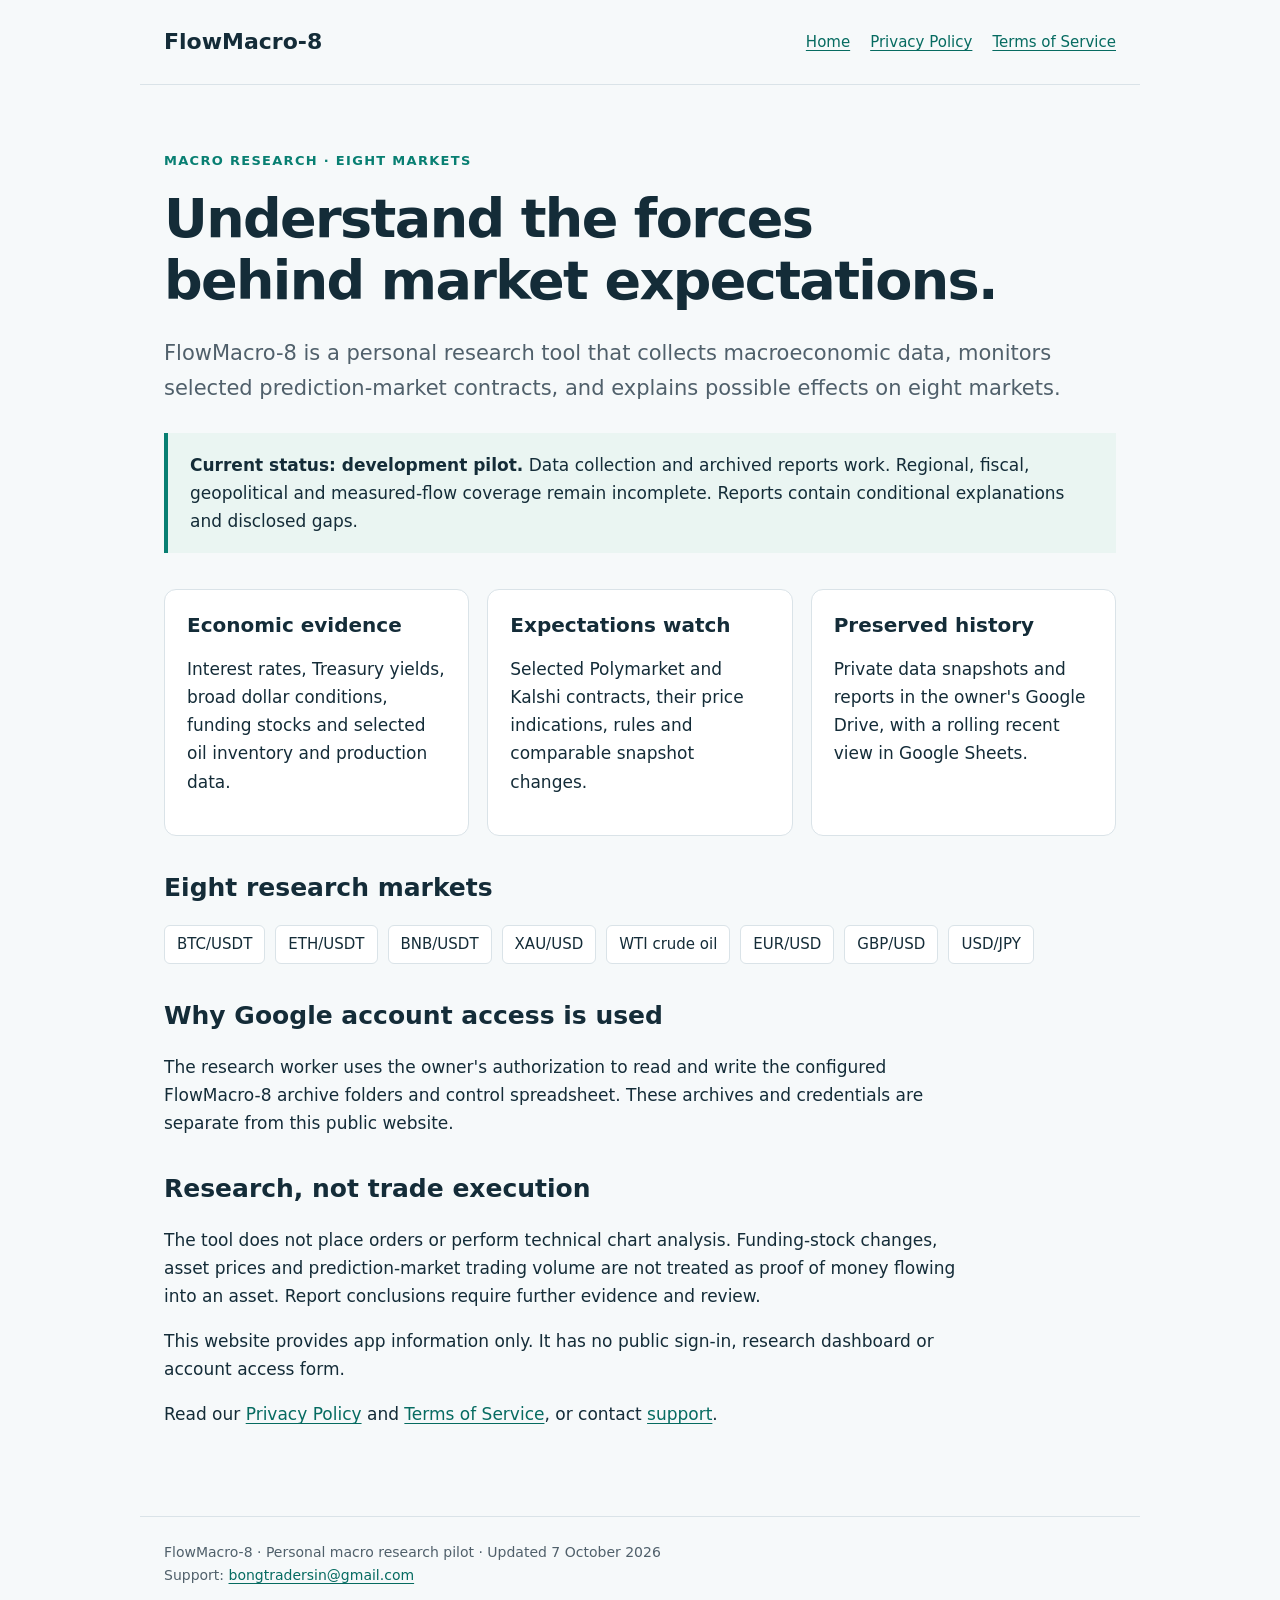
<file: index.html>
<!doctype html><html lang="en"><head><meta charset="utf-8"><meta name="viewport" content="width=device-width,initial-scale=1"><title>FlowMacro-8 — Macro Research</title><meta name="description" content="FlowMacro-8 is a personal macro research pilot for eight crypto, commodity and currency markets."><link rel="stylesheet" href="style.css"><link rel="icon" href='data:image/svg+xml,%3Csvg xmlns="http://www.w3.org/2000/svg" viewBox="0 0 32 32"%3E%3Crect width="32" height="32" rx="8" fill="%23087f72"/%3E%3Ctext x="16" y="23" text-anchor="middle" fill="white" font-size="22" font-family="sans-serif"%3E8%3C/text%3E%3C/svg%3E'></head><body><a class="skip" href="#content">Skip to content</a><header><a class="brand" href="index.html">FlowMacro-8</a><nav aria-label="Main navigation"><a href="index.html">Home</a><a href="privacy.html">Privacy Policy</a><a href="terms.html">Terms of Service</a></nav></header><main id="content"><div class="eyebrow">Macro research · Eight markets</div><h1>Understand the forces<br>behind market expectations.</h1><p class="intro">FlowMacro-8 is a personal research tool that collects macroeconomic data, monitors selected prediction-market contracts, and explains possible effects on eight markets.</p><div class="notice"><strong>Current status: development pilot.</strong> Data collection and archived reports work. Regional, fiscal, geopolitical and measured-flow coverage remain incomplete. Reports contain conditional explanations and disclosed gaps.</div><div class="cards"><section class="card"><h2>Economic evidence</h2><p>Interest rates, Treasury yields, broad dollar conditions, funding stocks and selected oil inventory and production data.</p></section><section class="card"><h2>Expectations watch</h2><p>Selected Polymarket and Kalshi contracts, their price indications, rules and comparable snapshot changes.</p></section><section class="card"><h2>Preserved history</h2><p>Private data snapshots and reports in the owner's Google Drive, with a rolling recent view in Google Sheets.</p></section></div><h2>Eight research markets</h2><ul class="assets"><li>BTC/USDT</li><li>ETH/USDT</li><li>BNB/USDT</li><li>XAU/USD</li><li>WTI crude oil</li><li>EUR/USD</li><li>GBP/USD</li><li>USD/JPY</li></ul><h2>Why Google account access is used</h2><p>The research worker uses the owner's authorization to read and write the configured FlowMacro-8 archive folders and control spreadsheet. These archives and credentials are separate from this public website.</p><h2>Research, not trade execution</h2><p>The tool does not place orders or perform technical chart analysis. Funding-stock changes, asset prices and prediction-market trading volume are not treated as proof of money flowing into an asset. Report conclusions require further evidence and review.</p><p>This website provides app information only. It has no public sign-in, research dashboard or account access form.</p><p>Read our <a href="privacy.html">Privacy Policy</a> and <a href="terms.html">Terms of Service</a>, or contact <a href="mailto:bongtradersin@gmail.com">support</a>.</p></main><footer>FlowMacro-8 · Personal macro research pilot · Updated 7 October 2026<br>Support: <a href="mailto:bongtradersin@gmail.com">bongtradersin@gmail.com</a></footer></body></html>
</file>
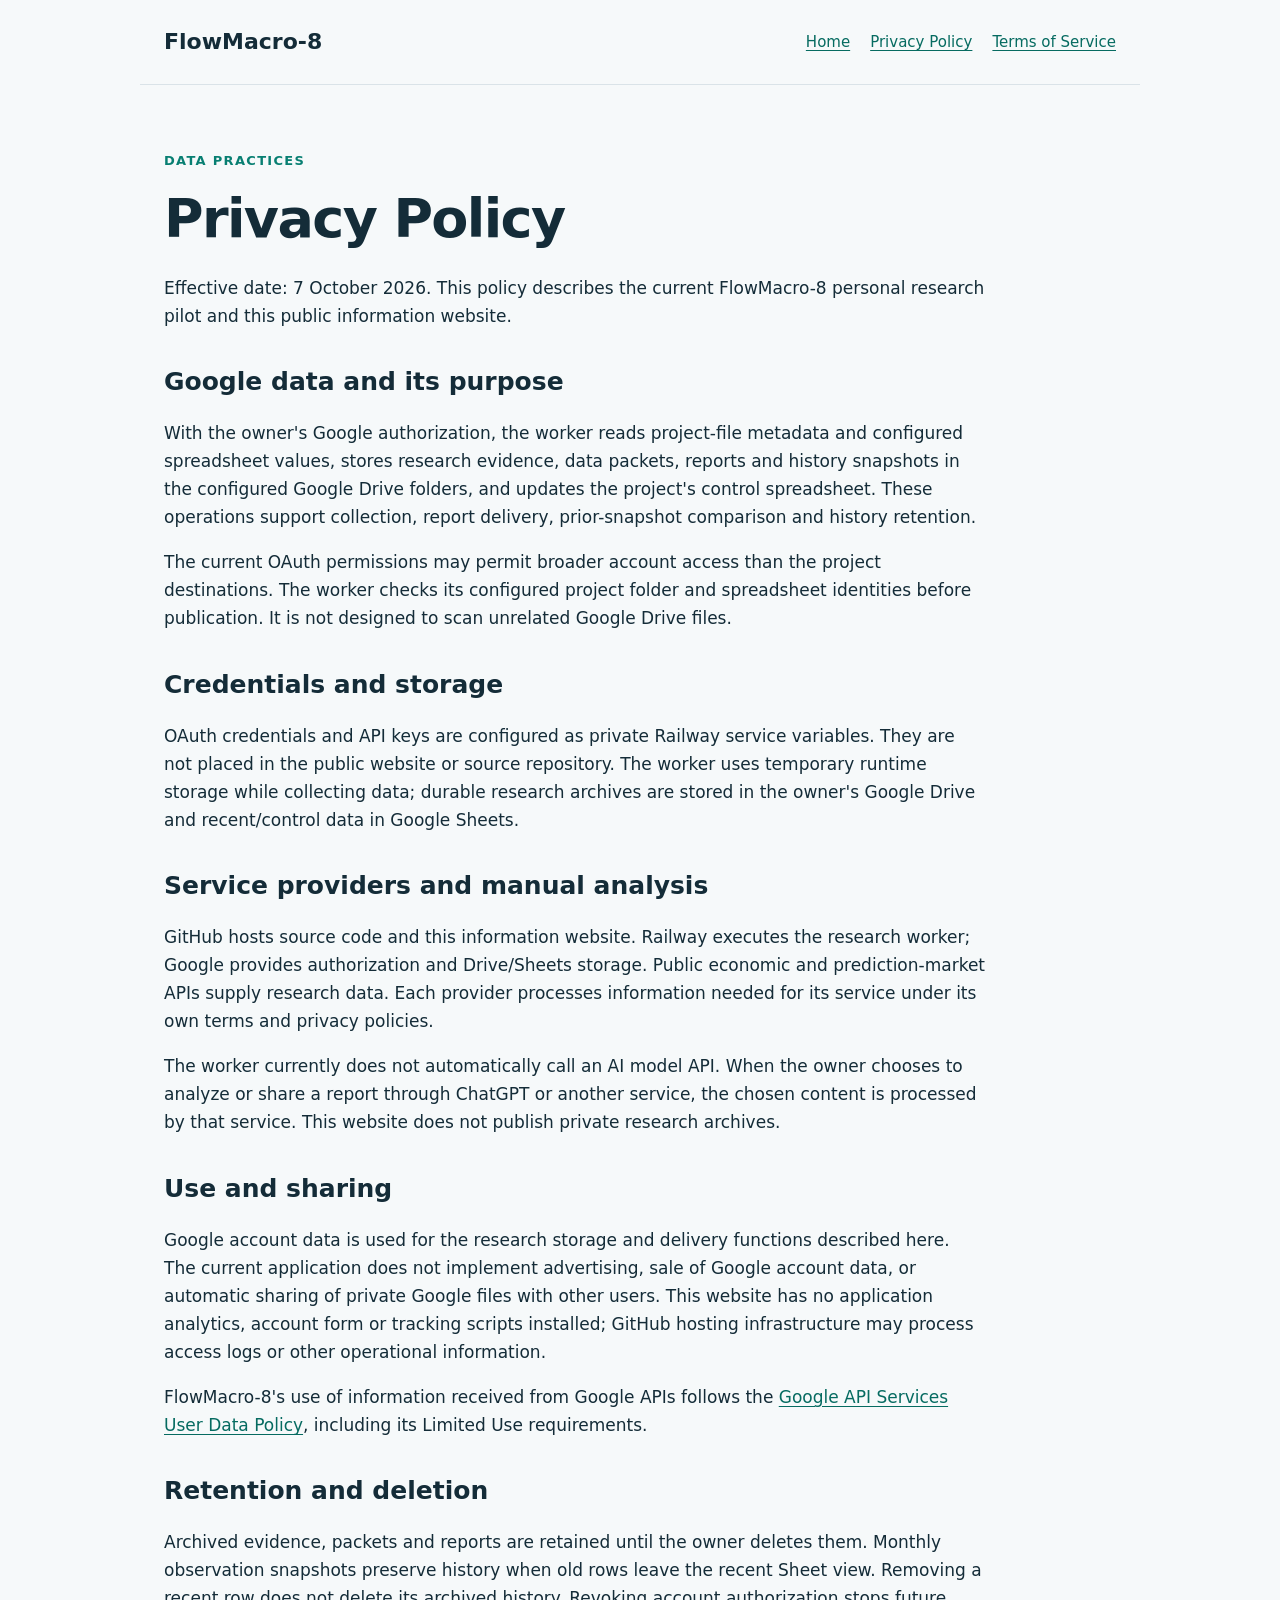
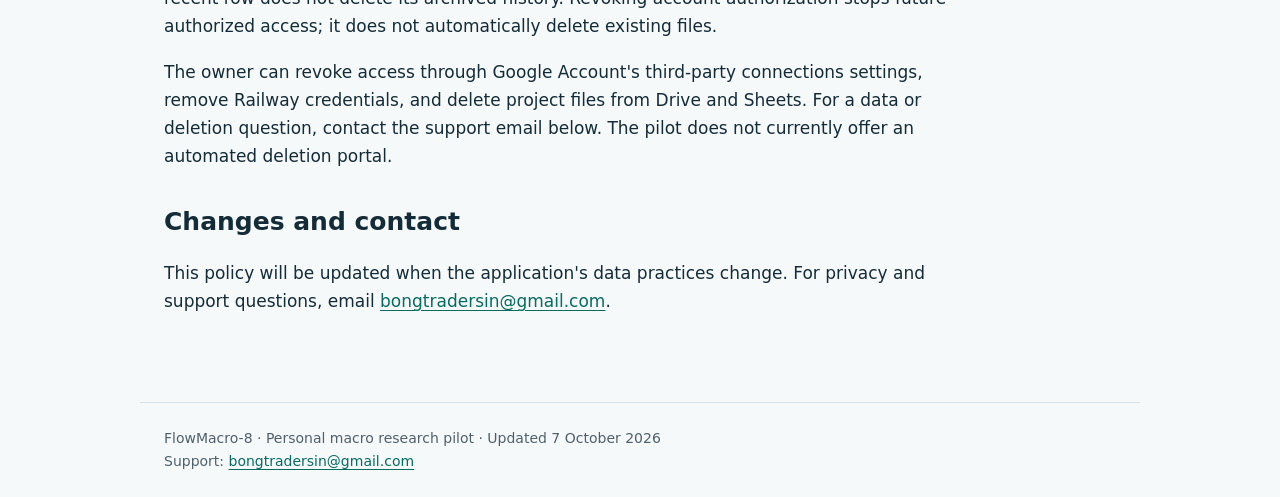
<file: privacy.html>
<!doctype html><html lang="en"><head><meta charset="utf-8"><meta name="viewport" content="width=device-width,initial-scale=1"><title>Privacy Policy — FlowMacro-8</title><meta name="description" content="How the FlowMacro-8 personal research pilot handles Google account data, private archives and credentials."><link rel="stylesheet" href="style.css"><link rel="icon" href='data:image/svg+xml,%3Csvg xmlns="http://www.w3.org/2000/svg" viewBox="0 0 32 32"%3E%3Crect width="32" height="32" rx="8" fill="%23087f72"/%3E%3Ctext x="16" y="23" text-anchor="middle" fill="white" font-size="22" font-family="sans-serif"%3E8%3C/text%3E%3C/svg%3E'></head><body><a class="skip" href="#content">Skip to content</a><header><a class="brand" href="index.html">FlowMacro-8</a><nav aria-label="Main navigation"><a href="index.html">Home</a><a href="privacy.html">Privacy Policy</a><a href="terms.html">Terms of Service</a></nav></header><main id="content"><div class="eyebrow">Data practices</div><h1>Privacy Policy</h1><p>Effective date: 7 October 2026. This policy describes the current FlowMacro-8 personal research pilot and this public information website.</p><h2>Google data and its purpose</h2><p>With the owner's Google authorization, the worker reads project-file metadata and configured spreadsheet values, stores research evidence, data packets, reports and history snapshots in the configured Google Drive folders, and updates the project's control spreadsheet. These operations support collection, report delivery, prior-snapshot comparison and history retention.</p><p>The current OAuth permissions may permit broader account access than the project destinations. The worker checks its configured project folder and spreadsheet identities before publication. It is not designed to scan unrelated Google Drive files.</p><h2>Credentials and storage</h2><p>OAuth credentials and API keys are configured as private Railway service variables. They are not placed in the public website or source repository. The worker uses temporary runtime storage while collecting data; durable research archives are stored in the owner's Google Drive and recent/control data in Google Sheets.</p><h2>Service providers and manual analysis</h2><p>GitHub hosts source code and this information website. Railway executes the research worker; Google provides authorization and Drive/Sheets storage. Public economic and prediction-market APIs supply research data. Each provider processes information needed for its service under its own terms and privacy policies.</p><p>The worker currently does not automatically call an AI model API. When the owner chooses to analyze or share a report through ChatGPT or another service, the chosen content is processed by that service. This website does not publish private research archives.</p><h2>Use and sharing</h2><p>Google account data is used for the research storage and delivery functions described here. The current application does not implement advertising, sale of Google account data, or automatic sharing of private Google files with other users. This website has no application analytics, account form or tracking scripts installed; GitHub hosting infrastructure may process access logs or other operational information.</p><p>FlowMacro-8's use of information received from Google APIs follows the <a href="https://developers.google.com/terms/api-services-user-data-policy">Google API Services User Data Policy</a>, including its Limited Use requirements.</p><h2>Retention and deletion</h2><p>Archived evidence, packets and reports are retained until the owner deletes them. Monthly observation snapshots preserve history when old rows leave the recent Sheet view. Removing a recent row does not delete its archived history. Revoking account authorization stops future authorized access; it does not automatically delete existing files.</p><p>The owner can revoke access through Google Account's third-party connections settings, remove Railway credentials, and delete project files from Drive and Sheets. For a data or deletion question, contact the support email below. The pilot does not currently offer an automated deletion portal.</p><h2>Changes and contact</h2><p>This policy will be updated when the application's data practices change. For privacy and support questions, email <a href="mailto:bongtradersin@gmail.com">bongtradersin@gmail.com</a>.</p></main><footer>FlowMacro-8 · Personal macro research pilot · Updated 7 October 2026<br>Support: <a href="mailto:bongtradersin@gmail.com">bongtradersin@gmail.com</a></footer></body></html>
</file>
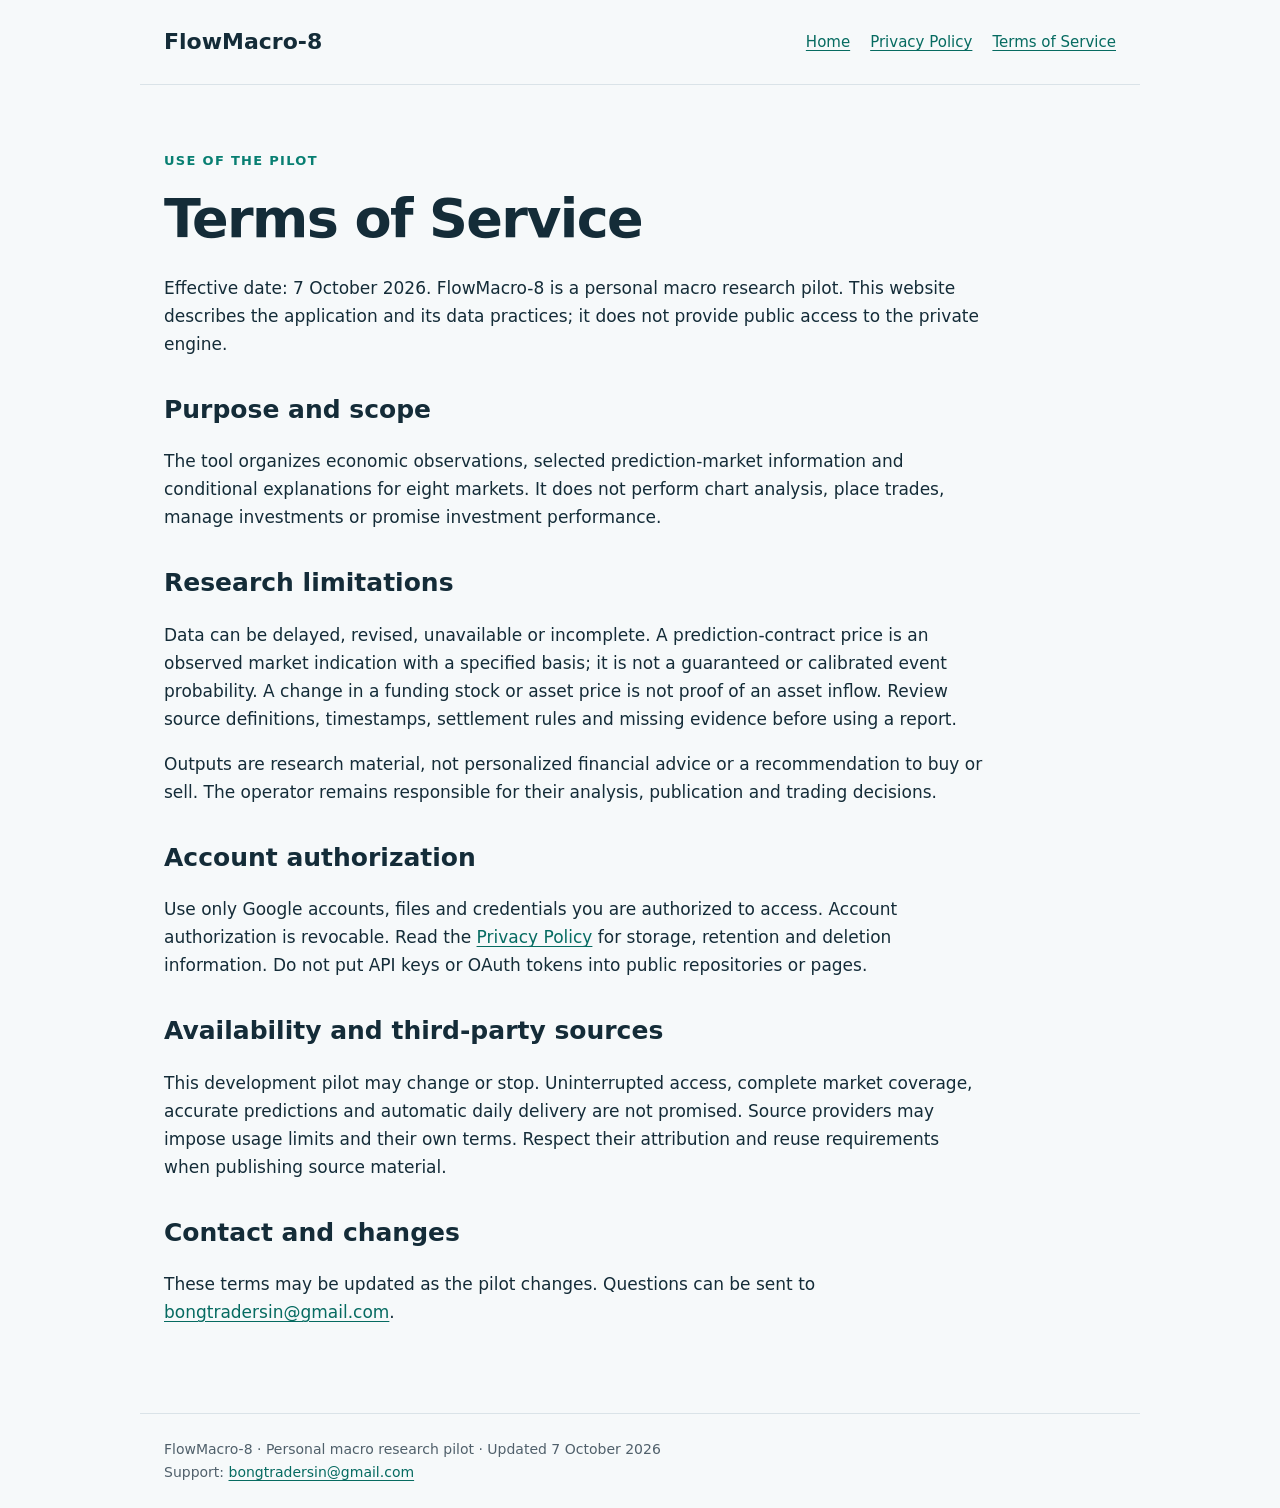
<file: terms.html>
<!doctype html><html lang="en"><head><meta charset="utf-8"><meta name="viewport" content="width=device-width,initial-scale=1"><title>Terms of Service — FlowMacro-8</title><meta name="description" content="Terms for the FlowMacro-8 personal macro research pilot and its information website."><link rel="stylesheet" href="style.css"><link rel="icon" href='data:image/svg+xml,%3Csvg xmlns="http://www.w3.org/2000/svg" viewBox="0 0 32 32"%3E%3Crect width="32" height="32" rx="8" fill="%23087f72"/%3E%3Ctext x="16" y="23" text-anchor="middle" fill="white" font-size="22" font-family="sans-serif"%3E8%3C/text%3E%3C/svg%3E'></head><body><a class="skip" href="#content">Skip to content</a><header><a class="brand" href="index.html">FlowMacro-8</a><nav aria-label="Main navigation"><a href="index.html">Home</a><a href="privacy.html">Privacy Policy</a><a href="terms.html">Terms of Service</a></nav></header><main id="content"><div class="eyebrow">Use of the pilot</div><h1>Terms of Service</h1><p>Effective date: 7 October 2026. FlowMacro-8 is a personal macro research pilot. This website describes the application and its data practices; it does not provide public access to the private engine.</p><h2>Purpose and scope</h2><p>The tool organizes economic observations, selected prediction-market information and conditional explanations for eight markets. It does not perform chart analysis, place trades, manage investments or promise investment performance.</p><h2>Research limitations</h2><p>Data can be delayed, revised, unavailable or incomplete. A prediction-contract price is an observed market indication with a specified basis; it is not a guaranteed or calibrated event probability. A change in a funding stock or asset price is not proof of an asset inflow. Review source definitions, timestamps, settlement rules and missing evidence before using a report.</p><p>Outputs are research material, not personalized financial advice or a recommendation to buy or sell. The operator remains responsible for their analysis, publication and trading decisions.</p><h2>Account authorization</h2><p>Use only Google accounts, files and credentials you are authorized to access. Account authorization is revocable. Read the <a href="privacy.html">Privacy Policy</a> for storage, retention and deletion information. Do not put API keys or OAuth tokens into public repositories or pages.</p><h2>Availability and third-party sources</h2><p>This development pilot may change or stop. Uninterrupted access, complete market coverage, accurate predictions and automatic daily delivery are not promised. Source providers may impose usage limits and their own terms. Respect their attribution and reuse requirements when publishing source material.</p><h2>Contact and changes</h2><p>These terms may be updated as the pilot changes. Questions can be sent to <a href="mailto:bongtradersin@gmail.com">bongtradersin@gmail.com</a>.</p></main><footer>FlowMacro-8 · Personal macro research pilot · Updated 7 October 2026<br>Support: <a href="mailto:bongtradersin@gmail.com">bongtradersin@gmail.com</a></footer></body></html>
</file>
<file: style.css>
:root{color-scheme:light;--ink:#142c38;--muted:#50606b;--line:#dae3e8;--accent:#087f72;--paper:#f6f9fa}*{box-sizing:border-box}body{margin:0;font:17px/1.65 system-ui,-apple-system,Segoe UI,sans-serif;color:var(--ink);background:var(--paper)}a{color:#066b61;text-underline-offset:.2em}header,main,footer{max-width:1000px;margin:auto;padding:24px}header{display:flex;align-items:center;justify-content:space-between;gap:20px;border-bottom:1px solid var(--line)}.brand{font-size:22px;font-weight:750;text-decoration:none;color:var(--ink)}nav{display:flex;gap:20px;flex-wrap:wrap}nav a{font-size:15px}main{padding-top:65px;padding-bottom:70px}h1{font-size:clamp(32px,5vw,54px);line-height:1.15;letter-spacing:-.03em;margin:16px 0 24px}h2{font-size:25px;line-height:1.3;margin-top:36px}p,li{max-width:76ch}.eyebrow{font-size:13px;font-weight:700;letter-spacing:.1em;text-transform:uppercase;color:var(--accent)}.intro{font-size:21px;color:var(--muted)}.cards{display:grid;grid-template-columns:repeat(3,1fr);gap:18px;margin:36px 0}.card{background:white;border:1px solid var(--line);padding:22px;border-radius:12px}.card h2{margin-top:0;font-size:20px}.assets{display:flex;flex-wrap:wrap;gap:10px;list-style:none;padding:0}.assets li{padding:6px 12px;background:white;border:1px solid var(--line);border-radius:6px;font-size:15px}.notice{padding:18px 22px;border-left:4px solid var(--accent);background:#eaf5f2;margin:28px 0}footer{border-top:1px solid var(--line);font-size:14px;color:var(--muted)}:focus-visible{outline:3px solid var(--accent);outline-offset:4px}.skip{position:absolute;left:12px;top:-100px}.skip:focus{top:12px;background:white;padding:12px}@media(max-width:650px){header{align-items:flex-start;flex-direction:column}.cards{grid-template-columns:1fr}main{padding-top:36px}nav{gap:16px}}
</file>
